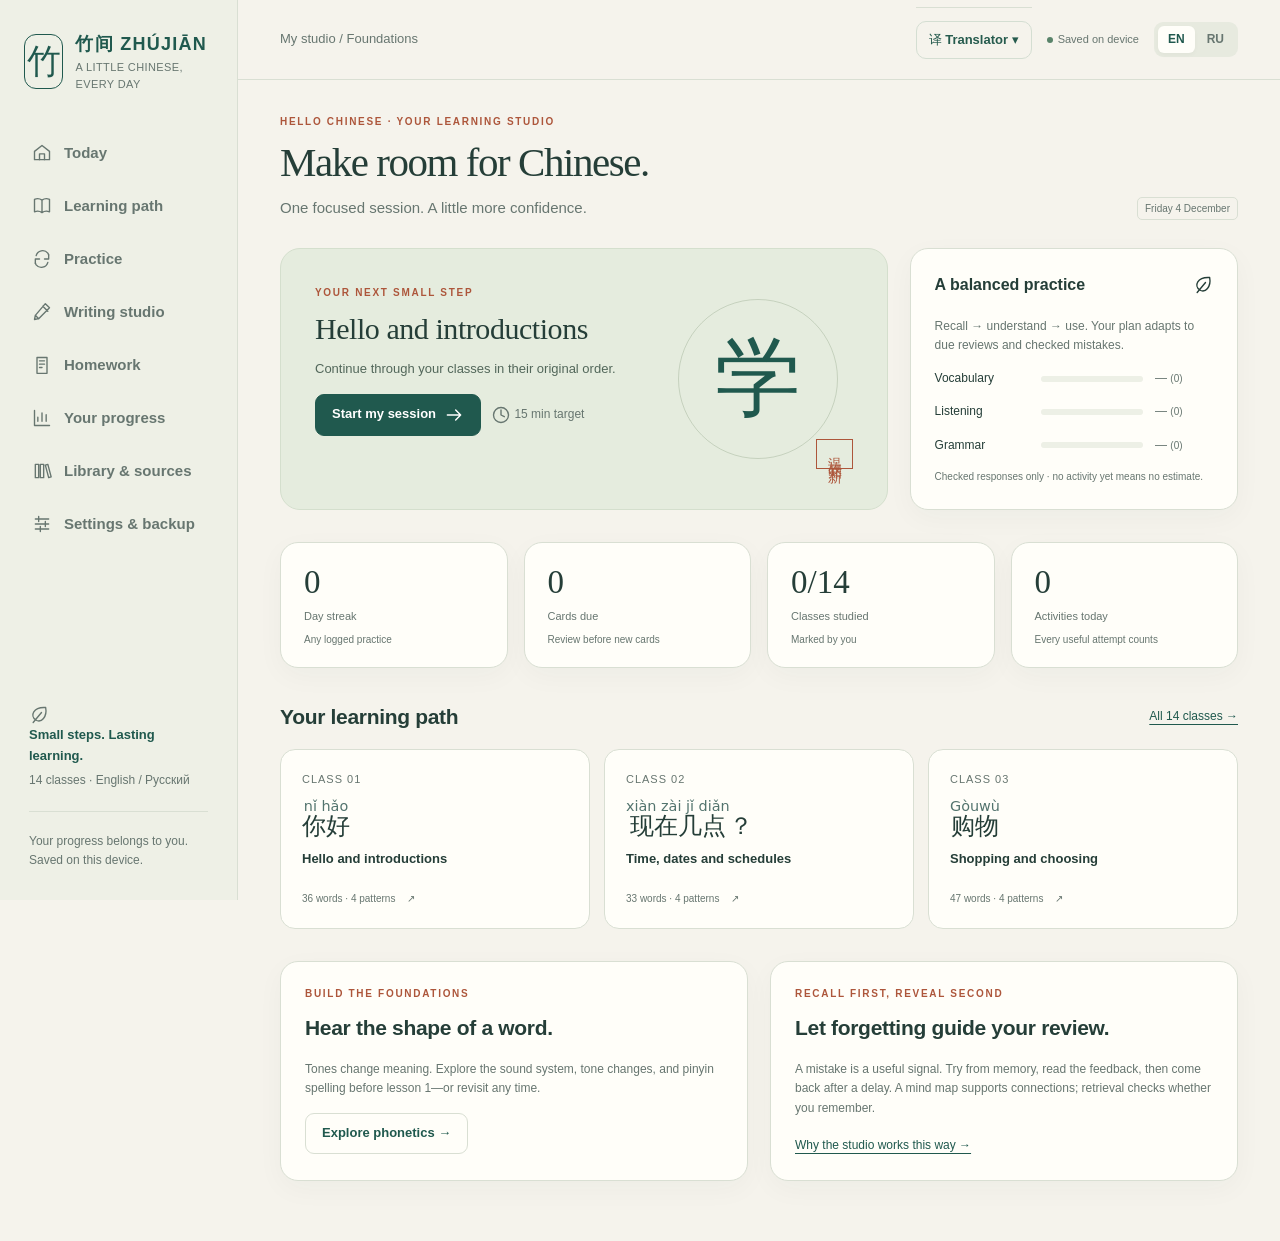
<file: index.html>
<!doctype html>
<html lang="en">
<head>
<meta charset="utf-8"><meta name="viewport" content="width=device-width,initial-scale=1">
<meta name="theme-color" content="#20594e"><meta name="description" content="A bilingual Chinese learning studio, following Hello Chinese lessons 1–14. Review, listen, speak, write, and keep your progress on your device.">
<title>竹间 · Chinese learning studio</title>
<link rel="icon" href="assets/icon.svg" type="image/svg+xml"><link rel="manifest" href="manifest.webmanifest"><link rel="stylesheet" href="style.css">
<link rel="stylesheet" href="studio.css">
</head>
<body>
<a class="skip" href="#main">Skip to content / К содержанию</a>
<div id="app"><p class="loading">竹间 · Loading your learning studio… / Загрузка…</p></div>
<div id="toast" role="status" aria-live="polite"></div>
<script src="data.js"></script><script src="assets/strokes.js"></script><script src="assets/hanzi-writer.min.js"></script><script src="core.js"></script><script src="vendor/pinyin-pro-3.29.5.js"></script><script src="v2-data.js"></script><script src="studio-core.js"></script><script src="labs.js"></script><script src="translator.js"></script><script src="scenes.js"></script><script src="studio.js"></script><script src="app.js"></script>
</body></html>
</file>
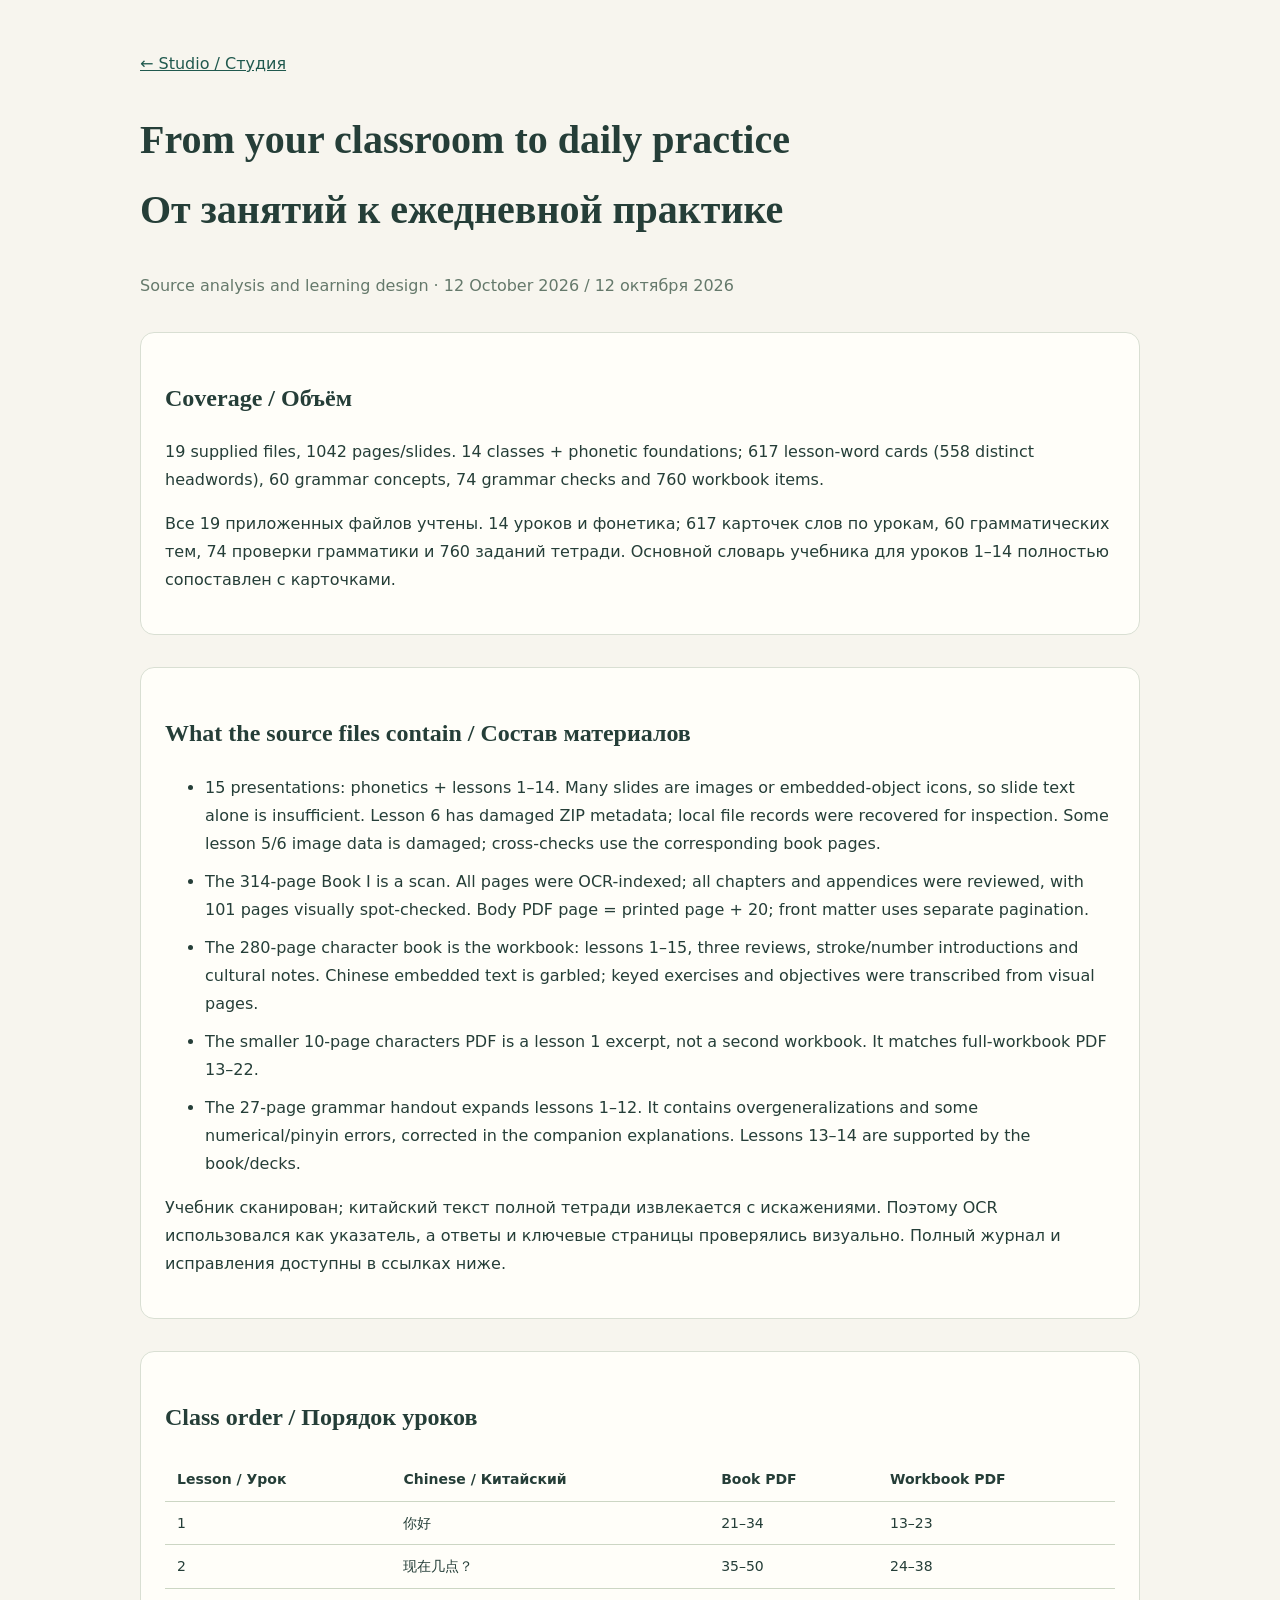
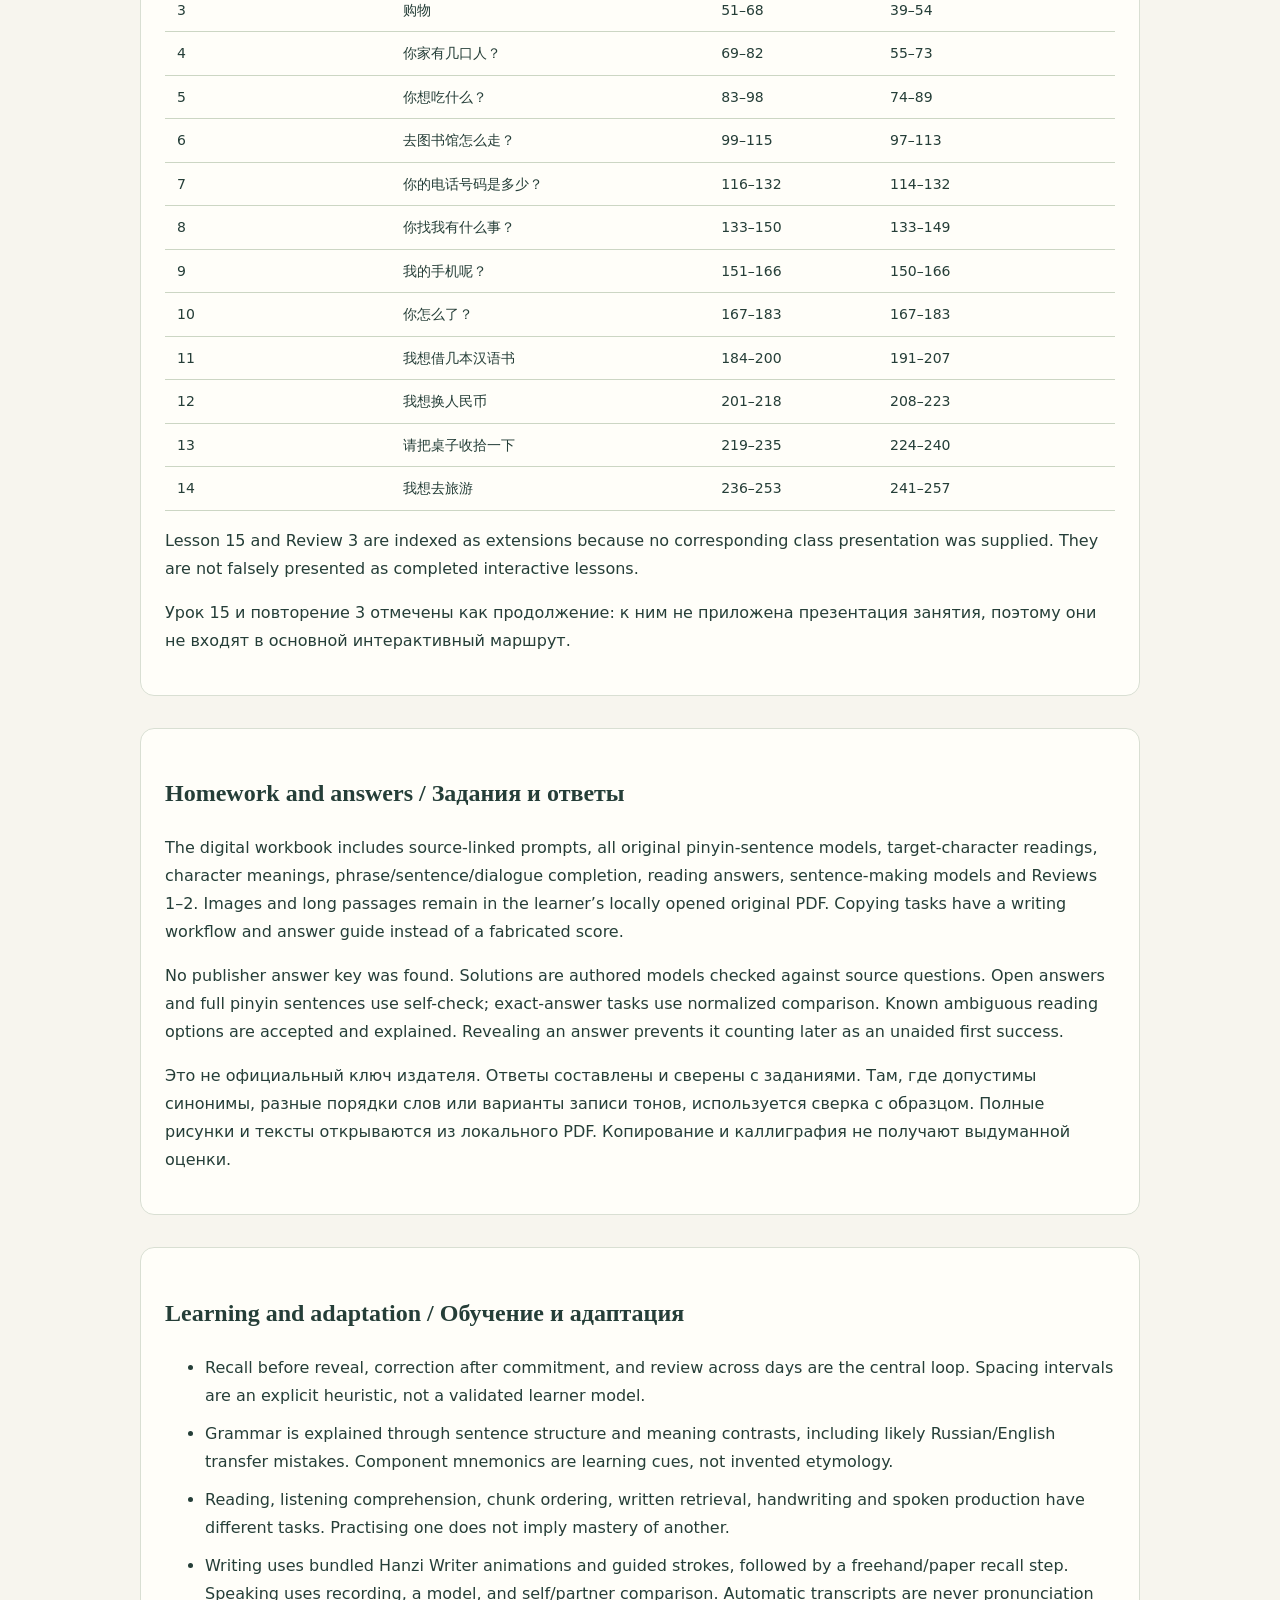
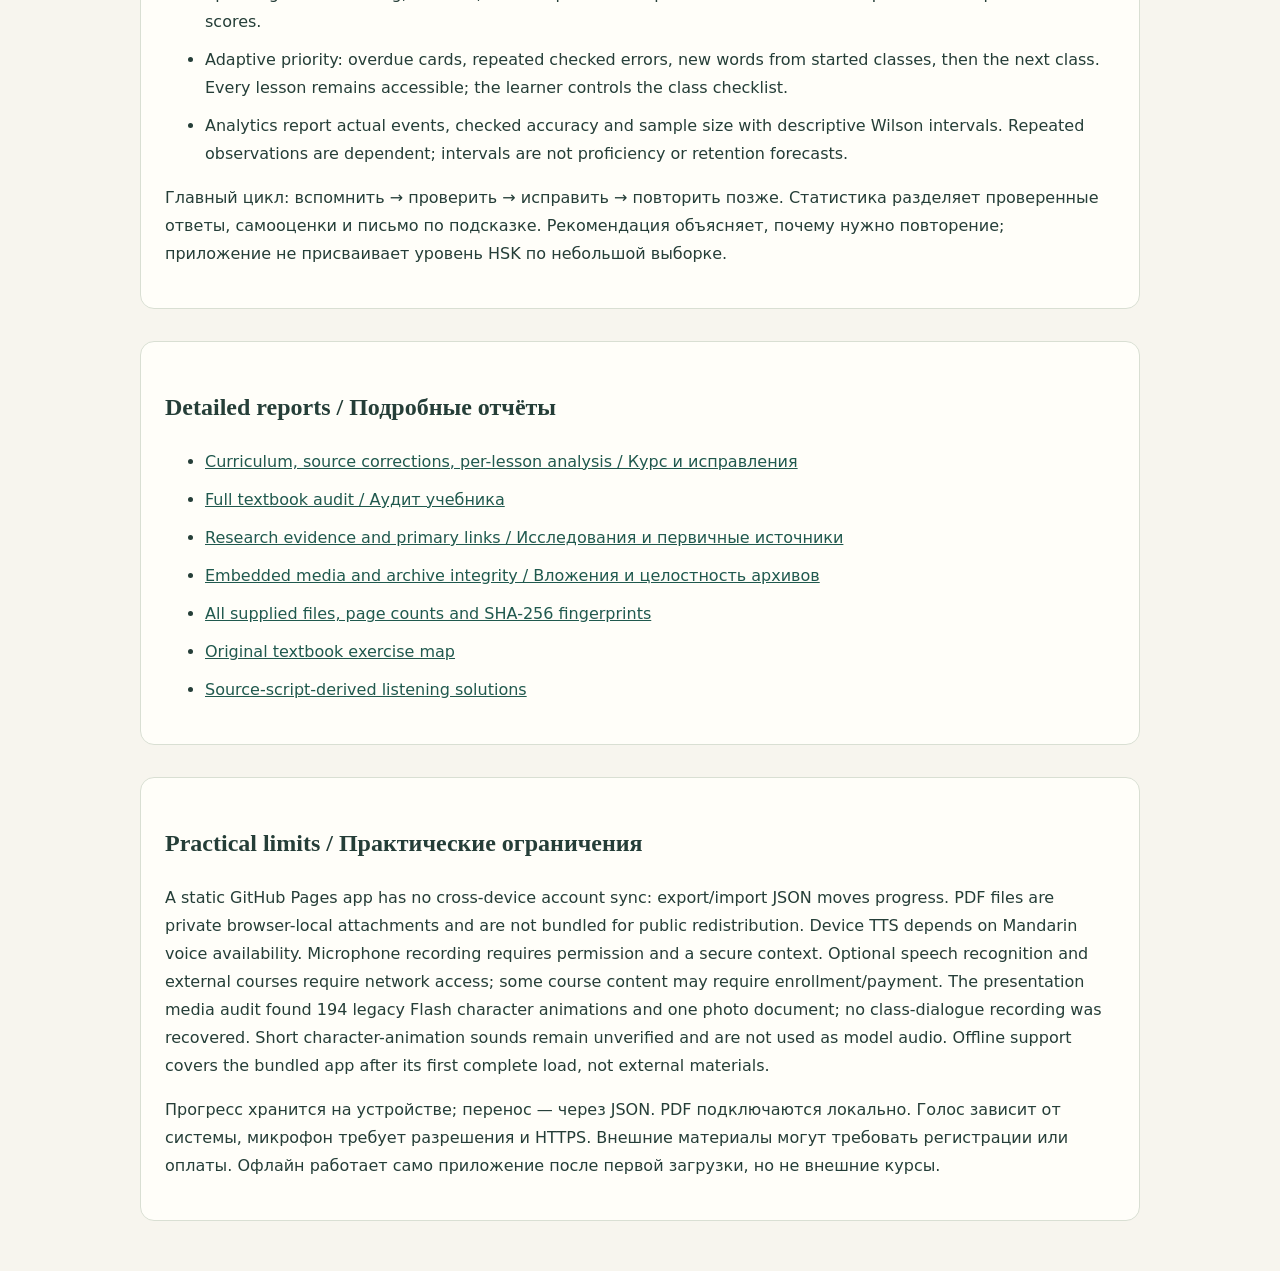
<file: docs/ANALYSIS.html>
<!doctype html><html lang="en"><meta charset="utf-8"><meta name="viewport" content="width=device-width,initial-scale=1"><title>Course analysis · Анализ курса</title><style>body{max-width:1000px;margin:50px auto;padding:0 24px;background:#f7f5ee;color:#253e38;font:16px/1.75 system-ui}h1,h2{font-family:Georgia,serif}h1{font-size:40px}a{color:#20594e}table{border-collapse:collapse;width:100%;font-size:14px}td,th{padding:9px 12px;border-bottom:1px solid #ccd6c4;text-align:left}section{margin:32px 0;padding:24px;background:#fffef9;border:1px solid #d9dfd3;border-radius:14px}.muted{color:#65796b}li{margin-bottom:10px}</style><a href="../index.html#library">← Studio / Студия</a><h1>From your classroom to daily practice<br>От занятий к ежедневной практике</h1><p class="muted">Source analysis and learning design · 12 October 2026 / 12 октября 2026</p>
<section><h2>Coverage / Объём</h2><p>19 supplied files, 1042 pages/slides. 14 classes + phonetic foundations; 617 lesson-word cards (558 distinct headwords), 60 grammar concepts, 74 grammar checks and 760 workbook items.</p><p>Все 19 приложенных файлов учтены. 14 уроков и фонетика; 617 карточек слов по урокам, 60 грамматических тем, 74 проверки грамматики и 760 заданий тетради. Основной словарь учебника для уроков 1–14 полностью сопоставлен с карточками.</p></section>
<section><h2>What the source files contain / Состав материалов</h2><ul><li>15 presentations: phonetics + lessons 1–14. Many slides are images or embedded-object icons, so slide text alone is insufficient. Lesson 6 has damaged ZIP metadata; local file records were recovered for inspection. Some lesson 5/6 image data is damaged; cross-checks use the corresponding book pages.</li><li>The 314-page Book I is a scan. All pages were OCR-indexed; all chapters and appendices were reviewed, with 101 pages visually spot-checked. Body PDF page = printed page + 20; front matter uses separate pagination.</li><li>The 280-page character book is the workbook: lessons 1–15, three reviews, stroke/number introductions and cultural notes. Chinese embedded text is garbled; keyed exercises and objectives were transcribed from visual pages.</li><li>The smaller 10-page characters PDF is a lesson 1 excerpt, not a second workbook. It matches full-workbook PDF 13–22.</li><li>The 27-page grammar handout expands lessons 1–12. It contains overgeneralizations and some numerical/pinyin errors, corrected in the companion explanations. Lessons 13–14 are supported by the book/decks.</li></ul><p>Учебник сканирован; китайский текст полной тетради извлекается с искажениями. Поэтому OCR использовался как указатель, а ответы и ключевые страницы проверялись визуально. Полный журнал и исправления доступны в ссылках ниже.</p></section>
<section><h2>Class order / Порядок уроков</h2><table><thead><tr><th>Lesson / Урок</th><th>Chinese / Китайский</th><th>Book PDF</th><th>Workbook PDF</th></tr></thead><tbody><tr><td>1</td><td>你好</td><td>21–34</td><td>13–23</td></tr><tr><td>2</td><td>现在几点？</td><td>35–50</td><td>24–38</td></tr><tr><td>3</td><td>购物</td><td>51–68</td><td>39–54</td></tr><tr><td>4</td><td>你家有几口人？</td><td>69–82</td><td>55–73</td></tr><tr><td>5</td><td>你想吃什么？</td><td>83–98</td><td>74–89</td></tr><tr><td>6</td><td>去图书馆怎么走？</td><td>99–115</td><td>97–113</td></tr><tr><td>7</td><td>你的电话号码是多少？</td><td>116–132</td><td>114–132</td></tr><tr><td>8</td><td>你找我有什么事？</td><td>133–150</td><td>133–149</td></tr><tr><td>9</td><td>我的手机呢？</td><td>151–166</td><td>150–166</td></tr><tr><td>10</td><td>你怎么了？</td><td>167–183</td><td>167–183</td></tr><tr><td>11</td><td>我想借几本汉语书</td><td>184–200</td><td>191–207</td></tr><tr><td>12</td><td>我想换人民币</td><td>201–218</td><td>208–223</td></tr><tr><td>13</td><td>请把桌子收拾一下</td><td>219–235</td><td>224–240</td></tr><tr><td>14</td><td>我想去旅游</td><td>236–253</td><td>241–257</td></tr></tbody></table><p>Lesson 15 and Review 3 are indexed as extensions because no corresponding class presentation was supplied. They are not falsely presented as completed interactive lessons.</p><p>Урок 15 и повторение 3 отмечены как продолжение: к ним не приложена презентация занятия, поэтому они не входят в основной интерактивный маршрут.</p></section>
<section><h2>Homework and answers / Задания и ответы</h2><p>The digital workbook includes source-linked prompts, all original pinyin-sentence models, target-character readings, character meanings, phrase/sentence/dialogue completion, reading answers, sentence-making models and Reviews 1–2. Images and long passages remain in the learner’s locally opened original PDF. Copying tasks have a writing workflow and answer guide instead of a fabricated score.</p><p>No publisher answer key was found. Solutions are authored models checked against source questions. Open answers and full pinyin sentences use self-check; exact-answer tasks use normalized comparison. Known ambiguous reading options are accepted and explained. Revealing an answer prevents it counting later as an unaided first success.</p><p>Это не официальный ключ издателя. Ответы составлены и сверены с заданиями. Там, где допустимы синонимы, разные порядки слов или варианты записи тонов, используется сверка с образцом. Полные рисунки и тексты открываются из локального PDF. Копирование и каллиграфия не получают выдуманной оценки.</p></section>
<section><h2>Learning and adaptation / Обучение и адаптация</h2><ul><li>Recall before reveal, correction after commitment, and review across days are the central loop. Spacing intervals are an explicit heuristic, not a validated learner model.</li><li>Grammar is explained through sentence structure and meaning contrasts, including likely Russian/English transfer mistakes. Component mnemonics are learning cues, not invented etymology.</li><li>Reading, listening comprehension, chunk ordering, written retrieval, handwriting and spoken production have different tasks. Practising one does not imply mastery of another.</li><li>Writing uses bundled Hanzi Writer animations and guided strokes, followed by a freehand/paper recall step. Speaking uses recording, a model, and self/partner comparison. Automatic transcripts are never pronunciation scores.</li><li>Adaptive priority: overdue cards, repeated checked errors, new words from started classes, then the next class. Every lesson remains accessible; the learner controls the class checklist.</li><li>Analytics report actual events, checked accuracy and sample size with descriptive Wilson intervals. Repeated observations are dependent; intervals are not proficiency or retention forecasts.</li></ul><p>Главный цикл: вспомнить → проверить → исправить → повторить позже. Статистика разделяет проверенные ответы, самооценки и письмо по подсказке. Рекомендация объясняет, почему нужно повторение; приложение не присваивает уровень HSK по небольшой выборке.</p></section>
<section><h2>Detailed reports / Подробные отчёты</h2><ul><li><a href="CURRICULUM-ANALYSIS.md">Curriculum, source corrections, per-lesson analysis / Курс и исправления</a></li><li><a href="BOOK-ANALYSIS.md">Full textbook audit / Аудит учебника</a></li><li><a href="RESEARCH.md">Research evidence and primary links / Исследования и первичные источники</a></li><li><a href="PPT-MEDIA-AUDIT.md">Embedded media and archive integrity / Вложения и целостность архивов</a></li><li><a href="source-manifest.json">All supplied files, page counts and SHA-256 fingerprints</a></li><li><a href="book-exercises.json">Original textbook exercise map</a></li><li><a href="book-listening-solutions.json">Source-script-derived listening solutions</a></li></ul></section>
<section><h2>Practical limits / Практические ограничения</h2><p>A static GitHub Pages app has no cross-device account sync: export/import JSON moves progress. PDF files are private browser-local attachments and are not bundled for public redistribution. Device TTS depends on Mandarin voice availability. Microphone recording requires permission and a secure context. Optional speech recognition and external courses require network access; some course content may require enrollment/payment. The presentation media audit found 194 legacy Flash character animations and one photo document; no class-dialogue recording was recovered. Short character-animation sounds remain unverified and are not used as model audio. Offline support covers the bundled app after its first complete load, not external materials.</p><p>Прогресс хранится на устройстве; перенос — через JSON. PDF подключаются локально. Голос зависит от системы, микрофон требует разрешения и HTTPS. Внешние материалы могут требовать регистрации или оплаты. Офлайн работает само приложение после первой загрузки, но не внешние курсы.</p></section></html>
</file>
<file: style.css>
:root{--paper:#f5f3ec;--white:#fffef9;--ink:#253e38;--muted:#677670;--green:#20594e;--light:#e2ebe0;--line:#d9dfd3;--coral:#ad563b;--gold:#b7974c;--blue:#526e94;--radius:18px;--shadow:0 8px 28px #253e3809;--hanzi:"Kaiti SC","KaiTi","STKaiti","Noto Serif CJK SC","Microsoft YaHei",serif}
*{box-sizing:border-box}body{margin:0;background:var(--paper);color:var(--ink);font-family:Inter,"Segoe UI",Arial,sans-serif;font-size:15px;line-height:1.6}button,input,select,textarea{font:inherit}button,a,input,textarea,select{-webkit-tap-highlight-color:transparent}button{cursor:pointer}a{color:var(--green);text-underline-offset:4px}button:focus-visible,a:focus-visible,input:focus-visible,select:focus-visible,textarea:focus-visible,summary:focus-visible{outline:3px solid var(--coral);outline-offset:4px}button:disabled{cursor:default;opacity:.5}button{transition:background .15s,transform .15s}button:hover:not(:disabled){filter:brightness(.96)}.skip{position:fixed;z-index:100;top:-100px;left:20px;background:white;padding:15px}.skip:focus{top:10px}.loading{padding:10vw}.shell{display:grid;grid-template-columns:238px minmax(0,1fr);min-height:100vh}.sidebar{background:#eef0e6;border-right:1px solid var(--line);padding:30px 20px;position:fixed;width:238px;top:0;bottom:0;display:flex;flex-direction:column;z-index:20}.brand{display:flex;gap:12px;align-items:center;margin:0 4px 36px;text-decoration:none}.brand-mark{font-family:var(--hanzi);font-size:34px;border:1px solid var(--green);border-radius:12px;width:50px;height:55px;display:grid;place-items:center}.brand strong{display:block;letter-spacing:.07em;font-size:18px}.brand small{font-size:11px;color:var(--muted);display:block;letter-spacing:.035em}.nav{display:grid;gap:7px}.nav button{border:0;background:none;text-align:left;padding:11px 12px;display:flex;align-items:center;gap:12px;border-radius:11px;color:var(--muted);font-weight:550}.nav button.active{background:var(--green);color:white}.nav svg,.icon{width:20px;height:20px;vertical-align:middle;flex-shrink:0;stroke:currentColor;fill:none;stroke-width:1.65;stroke-linecap:round;stroke-linejoin:round}.sidebar-foot{margin-top:auto;padding:20px 9px 0;color:var(--muted);font-size:12px}.sidebar-foot strong{display:block;color:var(--green);font-size:13px;margin-bottom:5px}.main-wrap{grid-column:2;min-width:0}.topbar{height:80px;border-bottom:1px solid var(--line);display:flex;align-items:center;justify-content:space-between;padding:0 42px;gap:20px}.breadcrumb{color:var(--muted);font-size:13px}.top-actions{display:flex;gap:15px;align-items:center}.lang-switch{padding:4px;background:#e7eadf;border-radius:9px;display:flex;gap:2px}.lang-switch button{border:0;background:transparent;padding:4px 10px;color:var(--muted);border-radius:6px;font-size:12px;font-weight:650}.lang-switch button.active{background:var(--white);box-shadow:0 2px 5px #00000008;color:var(--green)}.local-status{font-size:11px;color:var(--muted)}.dot{display:inline-block;width:6px;height:6px;background:#59836a;border-radius:50%;margin-right:5px}main{padding:34px 42px 60px;max-width:1420px;margin:auto;outline:0}.eyebrow{font-size:10px;letter-spacing:.17em;font-weight:750;text-transform:uppercase;color:var(--coral);margin:0 0 9px}.page-heading{display:flex;align-items:flex-end;justify-content:space-between;gap:24px;margin-bottom:28px}h1,h2,h3,h4,p{margin-top:0}h1{font-family:Georgia,"Times New Roman",serif;font-weight:500;letter-spacing:-.035em;font-size:clamp(30px,3.2vw,43px);line-height:1.17;margin-bottom:9px}h2{font-size:21px;font-weight:600;letter-spacing:-.015em;margin-bottom:16px}h3{font-size:16px;font-weight:650;line-height:1.5;margin-bottom:9px}p{margin-bottom:14px}.subtle,.muted{color:var(--muted)}.small{font-size:12px}.tiny{font-size:10px}.row{display:flex;align-items:center;gap:12px}.wrap{flex-wrap:wrap}.between{justify-content:space-between}.stack{display:grid;gap:18px}.grid2{display:grid;grid-template-columns:1fr 1fr;gap:22px}.grid3{display:grid;grid-template-columns:repeat(3,1fr);gap:18px}.grid4{display:grid;grid-template-columns:repeat(4,1fr);gap:16px}.card{background:var(--white);border:1px solid var(--line);border-radius:var(--radius);padding:24px;box-shadow:var(--shadow)}.card.flat{box-shadow:none}.hero{background:#e5ecde;border-radius:20px;display:grid;grid-template-columns:minmax(0,1fr) 190px;padding:30px 34px;position:relative;overflow:hidden;border:1px solid #d4dfcd;min-height:225px}.hero h2{font-family:Georgia,serif;font-size:30px;font-weight:500;line-height:1.2;margin:8px 0 12px}.hero p{max-width:530px;font-size:13px;color:#52675a}.hero-art{display:flex;align-items:center;justify-content:center;position:relative}.hero-art .circle{width:160px;height:160px;border:1px solid #81967550;border-radius:50%;display:grid;place-items:center;font-size:86px;font-family:var(--hanzi);color:#20594e}.hero-art .seal{position:absolute;right:0;bottom:10px;writing-mode:vertical-rl;border:1px solid var(--coral);color:var(--coral);padding:6px;font-family:var(--hanzi);font-size:14px;letter-spacing:4px}.btn{border:1px solid var(--line);border-radius:9px;background:var(--white);color:var(--green);padding:10px 16px;font-weight:600;font-size:13px;display:inline-flex;align-items:center;justify-content:center;gap:8px;text-decoration:none;line-height:1.45}.btn.primary{background:var(--green);border-color:var(--green);color:white}.btn.ghost{background:transparent;border-color:transparent}.btn.danger{color:#9e3f31;border-color:#dbb7ae}.btn.small{padding:7px 11px;font-size:12px}.btn.wide{width:100%}.metric{padding:19px 23px}.metric .number{display:block;font-family:Georgia,serif;font-size:33px;line-height:1.25}.metric .label{font-size:11px;color:var(--muted)}.metric .hint{font-size:10px;color:var(--muted);margin-top:5px}.section{margin-top:32px}.section-head{display:flex;justify-content:space-between;align-items:center;gap:16px;margin-bottom:15px}.section-head h2{margin:0}.path{display:grid;grid-template-columns:repeat(3,minmax(0,1fr));gap:14px}.lesson-card{background:var(--white);border:1px solid var(--line);border-radius:15px;padding:21px;text-align:left;color:var(--ink);display:flex;flex-direction:column;min-height:180px;position:relative}.lesson-card.current{border-color:#719178;box-shadow:inset 0 3px var(--green)}.lesson-number{font-size:11px;color:var(--muted);letter-spacing:.09em}.lesson-card .chinese{font-family:var(--hanzi);font-size:24px;margin:12px 0 5px;line-height:1.45}.lesson-card h3{font-size:13px;font-weight:600;margin-bottom:14px}.lesson-card .mini-meta{font-size:10px;color:var(--muted);margin-top:auto}.tag{border:1px solid var(--line);border-radius:5px;padding:2px 7px;font-size:10px;line-height:1.7;display:inline-block;color:var(--muted)}.tag.green{background:var(--light);color:var(--green);border-color:transparent}.tag.coral{background:#f6e9dc;color:#925036;border-color:transparent}.section-line{border-top:1px solid var(--line);padding-top:20px;margin-top:20px}.skill-line{display:grid;grid-template-columns:94px 1fr 58px;align-items:center;gap:12px;font-size:12px;margin:14px 0}.track{height:6px;background:#edf0e6;border-radius:9px;overflow:hidden}.track span{display:block;height:100%;background:#809973;border-radius:9px}.empty{padding:22px;background:#f5f5ed;border:1px dashed #c8d2c1;border-radius:12px;color:var(--muted);font-size:13px}.tabs{display:flex;gap:5px;border-bottom:1px solid var(--line);margin:0 0 25px;overflow-x:auto;scrollbar-width:thin}.tabs button{border:0;background:none;white-space:nowrap;padding:12px 16px;color:var(--muted);font-size:13px;border-bottom:2px solid transparent}.tabs button.active{color:var(--green);border-bottom-color:var(--green);font-weight:650}.lesson-title-zh{font-family:var(--hanzi);font-size:42px;line-height:1.45}.pinyin{color:var(--muted);font-size:14px;letter-spacing:.03em}.zh{font-family:var(--hanzi);font-size:25px;line-height:1.7}.zh.big{font-size:60px;line-height:1.6}.zh.medium{font-size:34px}.pattern{padding:15px 18px;background:#edf1e7;border-left:3px solid #749471;font-family:var(--hanzi);font-size:20px;margin:15px 0;border-radius:0 10px 10px 0}.example{border-top:1px solid #edf0e8;padding:13px 0}.example:first-child{border-top:0}.tip{background:#f5eddf;padding:14px 17px;border-radius:10px;font-size:13px;color:#735b3f}.tip strong{display:block;margin-bottom:4px}.vocab-grid{display:grid;grid-template-columns:repeat(3,minmax(0,1fr));gap:13px}.vocab-card{padding:17px 19px;background:var(--white);border:1px solid var(--line);border-radius:12px}.vocab-card .zh{font-size:31px}.vocab-card .pinyin{font-size:12px}.vocab-card p{font-size:12px;margin:7px 0 0}.vocab-card .mnemonic{border-top:1px solid var(--line);padding-top:8px;color:var(--muted)}.icon-btn{padding:6px;border:0;background:transparent;color:var(--green);border-radius:6px}.mindmap{display:grid;grid-template-columns:1fr 1fr;gap:12px;position:relative}.mind-center{grid-column:1/-1;text-align:center;background:var(--green);color:white;padding:17px;border-radius:13px}.mind-branch{padding:18px;border-left:2px solid #92a982;background:#f1f3e9;border-radius:0 10px 10px 0}.mind-branch p{font-size:12px;margin:0}.mind-branch .zh{font-size:20px}.mode-grid{display:grid;grid-template-columns:repeat(3,1fr);gap:16px}.mode-card{background:var(--white);padding:22px;border:1px solid var(--line);border-radius:14px;text-align:left;color:var(--ink)}.mode-card svg{width:25px;height:25px;color:var(--green);margin-bottom:12px}.mode-card h3{margin-bottom:6px}.mode-card p{font-size:12px;color:var(--muted);margin:0}.practice-layout{max-width:850px;margin:auto}.practice-card{text-align:center;padding:35px 40px;background:var(--white);border:1px solid var(--line);border-radius:20px;min-height:340px}.practice-card .prompt{font-size:21px;line-height:1.55;margin:22px 0}.practice-footer{display:flex;justify-content:space-between;align-items:center;margin-top:20px;gap:16px}.answer{padding:18px;background:#eef3e7;border-radius:12px;margin:20px 0;text-align:left}.answer.incorrect{background:#faeee4}.answer h3{color:var(--green)}.answer.incorrect h3{color:var(--coral)}.choices{display:grid;gap:10px;margin-top:22px;text-align:left}.choice{border:1px solid var(--line);border-radius:10px;background:var(--white);padding:14px 18px;text-align:left;color:var(--ink);display:flex;gap:12px;align-items:center}.choice span.letter{width:25px;height:25px;display:grid;place-items:center;background:#edf0e7;border-radius:6px;font-size:12px}.choice.correct{background:#e4efdc;border-color:#7f9d70}.choice.wrong{background:#f9e5d7;border-color:#c88c6c}.ratings{display:grid;grid-template-columns:repeat(4,1fr);gap:10px;margin-top:20px}.ratings button{padding:12px 6px;border:1px solid var(--line);border-radius:9px;background:var(--white);font-weight:550;color:var(--ink);font-size:12px}.ratings button:first-child{color:#a65a3c}.ratings small{display:block;font-size:10px;font-weight:400;color:var(--muted)}input[type=text],input[type=number],select,textarea{border:1px solid #becab8;background:var(--white);border-radius:8px;padding:10px 12px;color:var(--ink);max-width:100%}textarea{width:100%;resize:vertical;min-height:95px}.answer-input{width:100%;text-align:center;font-size:26px!important;font-family:var(--hanzi);margin:15px 0}label{display:block;font-size:12px;color:var(--muted);margin-bottom:6px}.field{margin-bottom:18px}.controls{display:flex;align-items:center;gap:10px;flex-wrap:wrap;margin-bottom:20px}.controls label{margin:0}.tokens{display:flex;justify-content:center;flex-wrap:wrap;gap:9px;min-height:66px;padding:14px;background:#eff2e7;border:1px dashed #b8c8ae;border-radius:10px;margin:16px 0}.token{font-family:var(--hanzi);font-size:22px;background:var(--white);border:1px solid #c2ccba;border-radius:8px;padding:5px 13px;color:var(--ink)}.write-grid{display:grid;grid-template-columns:300px 1fr;gap:30px;align-items:start}.hanzi-stage{width:280px;height:280px;background-color:var(--white);background-image:linear-gradient(to right,transparent 49.7%,#d7ddce 49.7%,#d7ddce 50.3%,transparent 50.3%),linear-gradient(to bottom,transparent 49.7%,#d7ddce 49.7%,#d7ddce 50.3%,transparent 50.3%);border:1px solid #bac8b0;position:relative;border-radius:5px;margin:auto;touch-action:none}.hanzi-stage:before,.hanzi-stage:after{content:"";position:absolute;left:0;top:0;width:100%;height:100%;pointer-events:none;background:linear-gradient(45deg,transparent 49.8%,#d7ddce66 49.8%,#d7ddce66 50.2%,transparent 50.2%)}.hanzi-stage:after{transform:scaleX(-1)}#writer{position:relative;z-index:1}#draw{position:absolute;inset:0;width:278px;height:278px;z-index:2;touch-action:none}.char-picker{display:flex;gap:7px;flex-wrap:wrap;margin-bottom:22px}.char-picker button{font-family:var(--hanzi);font-size:25px;background:var(--white);border:1px solid var(--line);border-radius:7px;padding:3px 11px;color:var(--ink)}.char-picker button.active{background:var(--green);color:white}.recording{color:#a34430;animation:pulse 1.5s infinite}@keyframes pulse{50%{opacity:.4}}audio{width:100%;margin-top:12px}details{border-top:1px solid var(--line);padding:13px 0}summary{cursor:pointer;font-weight:550;color:var(--green)}details p{margin:10px 0 0}.hw-group{margin-bottom:22px}.hw-item{padding:18px 0;border-top:1px solid var(--line)}.hw-item .zh{font-size:22px}.hw-answer{background:#edf2e4;padding:14px;border-radius:8px;margin-top:10px}.book-viewer{width:100%;height:660px;border:1px solid var(--line);border-radius:10px;background:#e7e9e0}.chart-bars{height:140px;display:flex;align-items:flex-end;gap:8px;padding-top:20px}.chart-day{flex:1;display:flex;height:100%;flex-direction:column;justify-content:flex-end;align-items:center;gap:5px;font-size:10px;color:var(--muted)}.chart-day .bar{background:#799773;width:65%;min-height:2px;border-radius:5px 5px 0 0}.chart-day .count{font-size:10px;color:var(--green)}.heatmap{display:grid;grid-template-columns:repeat(14,1fr);gap:5px;margin-top:18px}.heatmap div{aspect-ratio:1;border-radius:4px;background:#e9ecdf;display:grid;place-items:center;font-size:9px;min-width:0}.table-wrap{overflow:auto}table{width:100%;border-collapse:collapse;font-size:12px;text-align:left}th{font-weight:600;color:var(--muted);padding:10px 12px;border-bottom:1px solid var(--line)}td{padding:12px;border-bottom:1px solid #e7ebdf}table .track{min-width:70px}.resource{display:block;padding:14px 0;border-top:1px solid var(--line);text-decoration:none}.resource span{display:block;font-size:12px;color:var(--muted);margin-top:5px}.source-chip{font-size:10px;color:var(--muted);margin-top:14px}.stats-note{font-size:12px;color:var(--muted);margin:16px 0}.toggle{display:flex;gap:10px;align-items:center;font-size:13px;color:var(--ink)}.toggle input{accent-color:var(--green);width:17px;height:17px}#toast{position:fixed;bottom:25px;left:50%;transform:translateX(-50%);padding:13px 22px;background:var(--ink);color:white;border-radius:11px;font-size:13px;z-index:100;box-shadow:0 7px 35px #0002;max-width:85vw;display:none}#toast.show{display:block}.notice{padding:12px 17px;border:1px solid #dbc49b;background:#fbf1dc;border-radius:9px;color:#795f36;font-size:12px;margin-bottom:20px}.tone-chart{display:flex;gap:12px;flex-wrap:wrap;margin:20px 0}.tone{flex:1;min-width:125px;padding:20px;border:1px solid var(--line);background:var(--white);border-radius:12px;text-align:center}.tone svg{width:100%;height:60px}.tone .zh{font-size:36px}.tone p{font-size:12px;margin-bottom:0}.progress-strip{display:flex;gap:5px;margin:20px 0}.progress-strip div{height:4px;flex:1;background:#dce5d4;border-radius:3px}.progress-strip div.done{background:var(--green)}.mobile-brand{display:none}.danger-zone{border:1px solid #d5b6a6;border-radius:13px;padding:20px}.no-margin{margin:0}.m-t{margin-top:20px}.study-note{font-size:12px;white-space:pre-wrap}.book-tools{display:flex;gap:9px;align-items:center;flex-wrap:wrap;margin:16px 0}.book-tools input{width:80px}.search{width:100%}.active-outline{border-color:var(--green)!important;background:#edf3e7!important}.visually-hidden{position:absolute;width:1px;height:1px;padding:0;margin:-1px;overflow:hidden;clip:rect(0,0,0,0);white-space:nowrap;border:0}.session-plan{display:flex;gap:6px;flex-wrap:wrap;margin-bottom:24px}.session-step{font-size:11px;border:1px solid var(--line);padding:5px 10px;border-radius:6px}.session-step.active{background:var(--green);color:white}.session-step.done{background:var(--light)}.print-only{display:none}
@media(min-width:1400px){main{padding-left:52px;padding-right:52px}.hero{grid-template-columns:minmax(0,1fr) 220px}.hero-art .circle{width:175px;height:175px}}
@media(max-width:1150px){.shell{grid-template-columns:200px minmax(0,1fr)}.sidebar{width:200px;padding:26px 13px}.topbar{padding:0 25px}main{padding:28px 25px 50px}.path,.vocab-grid{grid-template-columns:repeat(2,1fr)}.grid4{grid-template-columns:repeat(2,1fr)}.hero{grid-template-columns:1fr 140px;padding:25px}.hero-art .circle{width:130px;height:130px;font-size:75px}.mode-grid{grid-template-columns:repeat(2,1fr)}.write-grid{grid-template-columns:280px 1fr;gap:18px}}
@media(max-width:800px){.shell{display:block}.sidebar{position:static;width:100%;padding:12px 15px;border-right:0;border-bottom:1px solid var(--line)}.brand,.sidebar-foot{display:none}.nav{display:flex;overflow:auto;gap:4px}.nav button{flex-shrink:0;padding:9px 11px;font-size:12px;gap:7px}.nav svg{width:17px;height:17px}.topbar{height:66px;padding:0 20px}.mobile-brand{display:inline;font-family:var(--hanzi);font-size:22px;margin-right:10px}.local-status{display:none}main{padding:25px 20px 50px}.grid2{grid-template-columns:1fr}.grid3{grid-template-columns:1fr 1fr}.hero{grid-template-columns:1fr 125px}.page-heading{align-items:flex-start}.page-heading>.btn{margin-top:3px}.write-grid{grid-template-columns:1fr}.ratings{gap:6px}.practice-card{padding:25px}.lesson-title-zh{font-size:35px}.book-viewer{height:500px}}
@media(max-width:480px){.hero{grid-template-columns:1fr;padding:24px}.hero-art{display:none}.grid4{gap:9px}.metric{padding:15px}.metric .number{font-size:29px}.path,.vocab-grid,.mode-grid,.grid3{grid-template-columns:1fr}.path .lesson-card{min-height:150px}.lesson-card .chinese{margin-top:7px}.card{padding:20px}.page-heading{display:block}.page-heading>.btn{margin-top:10px}.top-actions{gap:7px}.breadcrumb{font-size:12px}.practice-card{padding:23px 18px}.practice-footer{flex-wrap:wrap}.ratings{grid-template-columns:1fr 1fr}.mindmap{grid-template-columns:1fr}.btn{padding:10px 13px}.skill-line{grid-template-columns:88px 1fr 52px;gap:9px}.zh.big{font-size:52px}.lesson-title-zh{font-size:30px}.heatmap{gap:3px}}
@media(prefers-reduced-motion:reduce){*{animation:none!important;transition:none!important;scroll-behavior:auto!important}}
@media print{.sidebar,.topbar,.tabs,.controls,.btn,.char-picker,#toast{display:none!important}.shell{display:block}.main-wrap{margin:0}main{padding:0;max-width:none}body,.card{background:white;box-shadow:none}.card{break-inside:avoid}.print-only{display:block}.book-viewer{display:none}}

.home-grid{grid-template-columns:minmax(0,1.85fr) minmax(240px,1fr)}
.grid2>* ,.grid3>* ,.grid4>*{min-width:0}.card{min-width:0}.table-wrap{max-width:100%;min-width:0}main{min-width:0}
@media(max-width:950px){.home-grid{grid-template-columns:1fr}}
</file>
<file: studio.css>
/* Interactive studio: quiet surfaces, explicit controls and motion with a purpose. */
.zhpair{display:inline-flex;flex-direction:column;vertical-align:middle;gap:3px;line-height:1.4}.zhpair>.hanzi{font-family:"Microsoft YaHei","Noto Sans SC",sans-serif;font-size:1.18em}.zhpair>.py{font-size:.77em;color:var(--muted,#61756e);font-weight:400;letter-spacing:.02em}.zhpair.block{display:flex;margin:9px 0}.pair-line{display:flex;align-items:center;gap:12px;flex-wrap:wrap}ruby{ruby-align:center}rt{font-family:system-ui,sans-serif;font-size:.6em;color:#53746e;font-weight:400}p:has(ruby){line-height:2.1}.studio-hero{background:#e9f0e7;border:1px solid #cedbcb;border-radius:22px;padding:26px;margin-bottom:22px}.studio-hero h2{margin-top:6px}.studio-kicker{color:#537667;font-size:12px;letter-spacing:.12em;text-transform:uppercase}.studio-steps{display:flex;gap:7px;flex-wrap:wrap;margin:20px 0}.studio-steps button{border:1px solid #cbd7cd;border-radius:18px;padding:7px 12px;background:#fffdf5;color:#3e5951;cursor:pointer}.studio-steps button.active{background:#20594e;color:white}.studio-frame{position:relative;min-height:180px;padding:26px;border:1px solid #d8dfd3;background:linear-gradient(125deg,#f3f6ef,#f9f6ea);border-radius:18px;overflow:hidden}.token-stage{display:flex;gap:8px;flex-wrap:wrap;align-items:center;min-height:80px}.stage-token{padding:12px 15px;border-radius:12px;background:white;border:1px solid #d3ded4;box-shadow:0 3px 0 #dce5d8;animation:token-enter .4s both}.stage-token:nth-child(2){animation-delay:.1s}.stage-token:nth-child(3){animation-delay:.2s}.stage-token:nth-child(4){animation-delay:.3s}.stage-token:nth-child(5){animation-delay:.4s}.stage-token[data-role="time"],.stage-token[data-role="时间"]{background:#e8e8fa}.stage-token[data-role="verb"],.stage-token[data-role="action"]{background:#e4f0e8}.stage-token[data-role="object"]{background:#f4e9d8}.stage-token small{display:block;color:#73847a;margin-top:6px}.construction-card{scroll-margin-top:20px}.construction-pattern{background:#eef2e7;border-left:3px solid #7b9774;border-radius:0 12px 12px 0;padding:18px;margin:14px 0}.construction-pattern>.py{font-size:.95rem}.construction-choice{width:100%;text-align:left;border:1px solid #d4ddd2;background:#fffdf7;padding:13px 16px;border-radius:12px;cursor:pointer;display:flex;align-items:center;gap:12px;margin:8px 0}.construction-choice:hover:not(:disabled){border-color:#437566;background:#eff5eb}.construction-choice.correct{border-color:#347153;background:#e7f1e4}.construction-choice.wrong{border-color:#ae6b51;background:#f7ebe4}.construction-choice:disabled{cursor:default;opacity:1}.choice-letter{display:grid;place-items:center;min-width:29px;height:29px;border-radius:50%;background:#e9ece3;font-size:12px}.adaptive-strip{display:flex;gap:8px;align-items:center;flex-wrap:wrap;font-size:12px;color:#637a70;margin:12px 0}.adaptive-strip .level{background:#f0e3c7;padding:4px 9px;border-radius:8px}.studio-feedback{border-radius:12px;padding:15px;background:#e9f2e7;margin:12px 0;line-height:1.7}.studio-feedback.error{background:#f6e9de}.lab-layout{display:grid;grid-template-columns:minmax(230px,.9fr) minmax(250px,1.1fr);gap:25px}.lab-controls{display:grid;gap:14px}.lab-control>span{display:block;font-size:13px;font-weight:600;margin-bottom:5px}.lab-control select,.lab-control input{width:100%}.lab-output{border-radius:16px;padding:22px;background:#fffdf5;border:1px solid #dddcc9;min-height:130px;display:flex;flex-direction:column;justify-content:center}.lab-output .hanzi{font-size:1.65rem}.lab-output .py{font-size:1rem}.clock-face{display:block;width:min(100%,290px);margin:auto;touch-action:none;user-select:none;filter:drop-shadow(0 6px 10px #31554612)}.clock-hand{cursor:grab;stroke-linecap:round}.clock-hand:active{cursor:grabbing}.clock-label{font-size:13px;fill:#51685c;text-anchor:middle;dominant-baseline:middle}.clock-controls{display:grid;grid-template-columns:1fr 1fr;gap:14px}.clock-controls label{font-size:12px}.clock-digital{font-size:2.3rem;letter-spacing:.1em;text-align:center;color:#20594e;margin:8px}.clock-forms{display:grid;gap:9px;margin-top:14px}.clock-form{display:flex;align-items:center;justify-content:space-between;gap:10px;border-top:1px solid #e1e4d7;padding-top:10px}.clock-form>small{font-size:11px;color:#7b867a;max-width:100px}.lab-scene{min-height:180px;border:1px solid #d5dfd0;border-radius:18px;background:#f0f3e9;padding:20px;margin-bottom:18px;position:relative;overflow:hidden}.scene-items{display:flex;flex-wrap:wrap;justify-content:center;align-items:center;gap:13px;min-height:130px}.scene-item{border:1px solid #d0dccc;background:white;padding:15px;border-radius:15px;min-width:75px;text-align:center;transition:transform .45s,background .3s}.scene-item .glyph{font-size:30px;display:block}.scene-path{display:flex;align-items:center;justify-content:center;gap:10px;min-height:130px}.scene-arrow{color:#568974;font-size:25px}.scene-person{width:40px;height:40px;background:#20594e;color:white;border-radius:50%;display:grid;place-items:center;transition:transform .5s}.spatial-stage{height:220px;position:relative;max-width:380px;margin:auto}.spatial-table{position:absolute;left:110px;top:95px;width:130px;height:70px;border:3px solid #b39365;background:#efdfc0;border-radius:8px;text-align:center;padding-top:22px}.spatial-object{position:absolute;z-index:1;width:66px;height:54px;border-radius:12px;background:#d2e6d8;border:2px solid #639c7f;display:grid;place-items:center;transition:top .4s,left .4s;cursor:grab}.drop-zone{position:absolute;border:1px dashed #9db09a;border-radius:8px;width:75px;height:60px;font-size:11px;display:grid;place-items:center}.drop-zone.over{background:#e1efcf;border:2px solid #20594e}.map-grid{display:grid;grid-template-columns:repeat(3,1fr);gap:8px}.map-cell{padding:12px 5px;background:#fffdf7;border:1px solid #d1ddcd;border-radius:10px;text-align:center;min-height:70px;cursor:pointer}.map-cell.active{background:#d5e8d4;border-color:#32745d}.timeline{display:flex;justify-content:space-between;gap:7px;position:relative;align-items:flex-start;min-height:125px;padding-top:35px}.timeline:before{content:"";position:absolute;top:23px;left:5%;right:5%;height:3px;background:#b2c8b6}.timeline-point{position:relative;flex:1;text-align:center}.timeline-point:before{content:"";display:block;position:absolute;width:14px;height:14px;border-radius:50%;background:#d2ddcc;top:-18px;left:calc(50% - 7px);border:2px solid white}.timeline-point.active:before{background:#20594e;box-shadow:0 0 0 6px #bedbc980}.timeline-point.active{font-weight:600;color:#20594e}.place-value{display:flex;gap:4px;justify-content:center;padding:20px 0}.place-value>div{padding:14px 10px;background:#fffdf9;border:1px solid #d2dece;border-radius:10px;text-align:center}.place-value strong{display:block;font-size:26px}.journey-content{min-height:260px}.source-downloads{display:grid;gap:12px}.source-file{padding:15px;background:#f3f4ec;border-radius:12px;overflow-wrap:anywhere}.source-file audio{display:block;width:100%;margin:10px 0}.source-file small{display:block;color:#718075;font-size:11px;margin:8px 0}.studio-transfer{width:100%;min-height:90px;margin:10px 0}.translator{position:relative}.translator>summary{list-style:none;cursor:pointer;border:1px solid #d4ded2;border-radius:10px;padding:8px 12px;color:#265b4e;font-size:13px;white-space:nowrap}.translator>summary:after{content:" ▾"}.translator-panel{position:absolute;right:0;top:calc(100% + 12px);z-index:50;width:420px;max-width:calc(100vw - 26px);padding:22px;background:#fffdf6;border:1px solid #cbd9ca;border-radius:18px;box-shadow:0 16px 60px #25493c28}.translator-panel h3{margin-top:0}.translator-panel textarea{min-height:90px;margin-top:12px}.translator-panel select{font-size:13px}.translator-row{display:flex;gap:8px;align-items:center}.translator-row>*{min-width:0;flex:1}.translator-result{margin-top:14px;padding:13px;background:#edf3e8;border-radius:12px;max-height:330px;overflow:auto;user-select:text;overflow-wrap:anywhere}.translator-copy{display:flex;gap:5px;flex-wrap:wrap;margin-top:10px}.translator-copy button{font-size:11px;padding:6px 8px}.translator-match{width:100%;text-align:left;padding:10px;border:0;border-bottom:1px solid #cfdccc;background:transparent;cursor:pointer}.translator-match:hover{background:#e3eddb}.translator-status{font-size:12px;line-height:1.5;margin-top:10px;color:#63786b}.translator-consent{font-size:12px;display:flex;align-items:flex-start;gap:7px;margin:12px 0}.translator-consent input{width:auto;margin-top:3px}.concept-matrix{display:grid;grid-template-columns:repeat(auto-fit,minmax(230px,1fr));gap:12px}.concept-progress{border:1px solid #d4dfd0;border-radius:13px;padding:16px}.concept-progress h3{font-size:15px}.reading-segment{cursor:pointer;border:0;background:transparent;text-align:left;padding:12px;border-radius:12px;display:block;width:100%;margin-bottom:6px}.reading-segment.active{background:#e4efde;box-shadow:inset 3px 0 #568762}.read-controls{display:flex;gap:8px;flex-wrap:wrap}.tone-workbench{display:grid;grid-template-columns:1fr 1fr;gap:20px}.tone-svg{width:100%;height:150px;background:#f4f4eb;border-radius:12px}.native-notice{font-size:12px;color:#698173}.scaffold-box{padding:12px;background:#edf2e5;border-radius:12px;margin:10px 0}.lab-target{padding:18px;border:1px solid #c9dac2;border-radius:16px;margin-bottom:18px;background:#f4f8ef}.lab-target h3{margin:0 0 8px}.studio-review-link{display:block;padding:15px;border:1px solid #d3deca;border-radius:12px;background:#f0f5e9;margin-bottom:20px;text-decoration:none}.motion-pulse{animation:token-enter .35s both}@keyframes token-enter{from{opacity:.2;transform:translateY(12px)}to{opacity:1;transform:translateY(0)}}
.inactive-control{opacity:.45}.translator-panel{max-height:calc(100dvh - 130px);overflow-y:auto}.deep-clock{width:280px;max-width:100%;height:175px;display:block;margin:auto}.degree-scene{display:flex;align-items:center;gap:20px;padding:40px 0}.degree-track{height:6px;border-radius:5px;background:linear-gradient(90deg,#bcd4b2,#c19167);flex:1;position:relative}.degree-track i{position:absolute;top:-7px;display:block;width:20px;height:20px;border-radius:50%;border:3px solid #fffdf6;background:#20594e;transform:translateX(-50%);transition:left .7s}.active-gate{background:#d6e9ce;box-shadow:0 0 0 2px #688f66}.move-scene{position:relative;display:flex;align-items:center;justify-content:space-around;min-height:150px;padding-top:40px}.moving-book{position:absolute;left:12%;top:5px;padding:10px 18px;background:#d7e7cf;border:1px solid #a3bf9a;border-radius:12px;animation:book-before .8s both}.moving-book.arrived{left:65%;animation:book-move 1.2s both}.semantic-scene{margin:8px 0 20px;border-bottom:1px solid #d8e0d1;padding-bottom:12px}@keyframes book-move{from{left:12%;transform:translateY(15px)}to{left:65%;transform:translateY(0)}}@keyframes book-before{from{opacity:.2}to{opacity:1}}
@media(max-width:800px){.lab-layout,.tone-workbench{grid-template-columns:1fr}.studio-hero{padding:18px}.translator-panel{right:-85px}.top-actions{gap:7px}.translator>summary{padding:7px;font-size:12px}.lab-output .hanzi{font-size:1.4rem}.place-value>div{padding:12px 6px}.studio-frame{padding:18px}.lab-scene{padding:12px}.spatial-stage{transform-origin:left center}.clock-face{max-width:260px}.studio-steps button{font-size:12px}.token-stage{gap:6px}.stage-token{padding:9px 11px}}@media(max-width:390px){.topbar{padding-left:12px;padding-right:12px}.breadcrumb{font-size:11px}.translator-panel{right:-93px;width:calc(100vw - 24px)}.spatial-stage{transform:scale(.85);width:330px;margin-left:-10px;margin-top:-12px;margin-bottom:-15px}}@media(prefers-reduced-motion:reduce){.stage-token,.motion-pulse,.moving-book{animation:none!important}.scene-person,.scene-item,.spatial-object{transition:none!important}}
</file>
